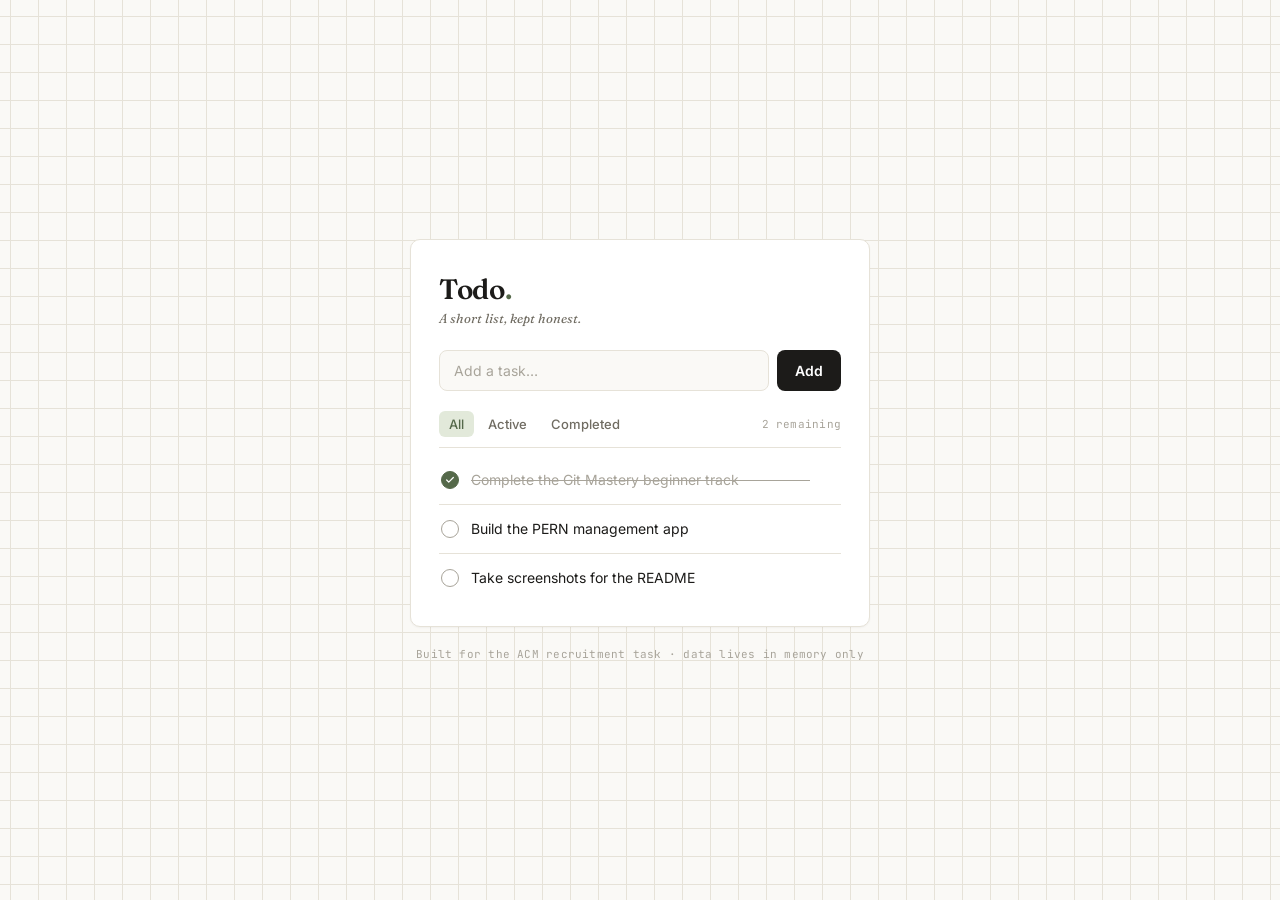
<file: Basic-Website/index.html>
<!DOCTYPE html>
<html lang="en">
<head>
<meta charset="UTF-8">
<meta name="viewport" content="width=device-width, initial-scale=1.0">
<title>Todo.</title>
<link rel="preconnect" href="https://fonts.googleapis.com">
<link rel="preconnect" href="https://fonts.gstatic.com" crossorigin>
<link href="https://fonts.googleapis.com/css2?family=Fraunces:ital,opsz,wght@0,9..144,400;0,9..144,600;1,9..144,500&family=Inter:wght@400;500;600&family=JetBrains+Mono:wght@400;500&display=swap" rel="stylesheet">
<link rel="stylesheet" href="style.css">
</head>
<body>

  <main class="card">
    <header class="card__header">
      <h1 class="wordmark">Todo<span class="wordmark__dot">.</span></h1>
      <p class="tagline">A short list, kept honest.</p>
    </header>

    <form id="add-form" class="add-form" autocomplete="off">
      <input
        type="text"
        id="task-input"
        class="add-form__input"
        placeholder="Add a task…"
        maxlength="120"
        aria-label="New task"
      >
      <button type="submit" class="add-form__button">Add</button>
    </form>

    <div class="toolbar">
      <div class="filters" role="tablist" aria-label="Filter tasks">
        <button class="filter is-active" data-filter="all" role="tab" aria-selected="true">All</button>
        <button class="filter" data-filter="active" role="tab" aria-selected="false">Active</button>
        <button class="filter" data-filter="completed" role="tab" aria-selected="false">Completed</button>
      </div>
      <span id="task-count" class="count">0 remaining</span>
    </div>

    <ul id="task-list" class="task-list"></ul>

    <p id="empty-state" class="empty-state">Nothing here yet — add your first task above.</p>
  </main>

  <footer class="footer">Built for the ACM recruitment task · data lives in memory only</footer>

<script src="script.js"></script>
</body>
</html>
</file>
<file: Basic-Website/style.css>
:root {
  --bg: #faf9f6;
  --surface: #ffffff;
  --ink: #1c1b19;
  --ink-soft: #706c62;
  --ink-faint: #a8a49a;
  --line: #e6e2d8;
  --accent: #55694a;
  --accent-soft: #e2e9da;
  --danger: #b4483a;
  --danger-soft: #f5e2df;

  --font-display: "Fraunces", serif;
  --font-body: "Inter", -apple-system, BlinkMacSystemFont, sans-serif;
  --font-mono: "JetBrains Mono", ui-monospace, monospace;

  --radius: 10px;
}

* {
  box-sizing: border-box;
}

body {
  margin: 0;
  min-height: 100vh;
  display: flex;
  flex-direction: column;
  align-items: center;
  justify-content: center;
  gap: 20px;
  padding: 40px 20px;
  background: var(--bg);
  background-image:
    linear-gradient(var(--line) 1px, transparent 1px),
    linear-gradient(90deg, var(--line) 1px, transparent 1px);
  background-size: 28px 28px;
  background-position: center;
  font-family: var(--font-body);
  color: var(--ink);
}

.card {
  width: 100%;
  max-width: 460px;
  background: var(--surface);
  border: 1px solid var(--line);
  border-radius: var(--radius);
  padding: 32px 28px 24px;
  box-shadow: 0 1px 2px rgba(28, 27, 25, 0.04);
}

.card__header {
  margin-bottom: 24px;
}

.wordmark {
  font-family: var(--font-display);
  font-weight: 600;
  font-size: 28px;
  margin: 0;
  letter-spacing: -0.01em;
}

.wordmark__dot {
  color: var(--accent);
}

.tagline {
  margin: 4px 0 0;
  font-size: 13px;
  color: var(--ink-soft);
  font-style: italic;
  font-family: var(--font-display);
}

.add-form {
  display: flex;
  gap: 8px;
  margin-bottom: 20px;
}

.add-form__input {
  flex: 1;
  border: 1px solid var(--line);
  border-radius: 8px;
  padding: 11px 14px;
  font-family: var(--font-body);
  font-size: 14px;
  color: var(--ink);
  background: var(--bg);
  transition: border-color 0.15s ease, background 0.15s ease;
}

.add-form__input::placeholder {
  color: var(--ink-faint);
}

.add-form__input:focus {
  outline: none;
  border-color: var(--accent);
  background: var(--surface);
}

.add-form__button {
  border: none;
  border-radius: 8px;
  padding: 11px 18px;
  background: var(--ink);
  color: var(--surface);
  font-family: var(--font-body);
  font-weight: 600;
  font-size: 14px;
  cursor: pointer;
  transition: background 0.15s ease, transform 0.1s ease;
}

.add-form__button:hover {
  background: var(--accent);
}

.add-form__button:active {
  transform: scale(0.97);
}

.toolbar {
  display: flex;
  align-items: center;
  justify-content: space-between;
  border-bottom: 1px solid var(--line);
  padding-bottom: 10px;
  margin-bottom: 8px;
}

.filters {
  display: flex;
  gap: 4px;
}

.filter {
  border: none;
  background: none;
  font-family: var(--font-body);
  font-size: 13px;
  font-weight: 500;
  color: var(--ink-soft);
  padding: 5px 10px;
  border-radius: 6px;
  cursor: pointer;
  transition: color 0.15s ease, background 0.15s ease;
}

.filter:hover {
  color: var(--ink);
}

.filter.is-active {
  color: var(--accent);
  background: var(--accent-soft);
}

.count {
  font-family: var(--font-mono);
  font-size: 11px;
  color: var(--ink-faint);
  letter-spacing: 0.02em;
}

.task-list {
  list-style: none;
  margin: 0;
  padding: 0;
}

.task {
  display: flex;
  align-items: center;
  gap: 12px;
  padding: 12px 2px;
  border-bottom: 1px solid var(--line);
  overflow: hidden;
  animation: slide-in 0.22s ease;
}

.task:last-child {
  border-bottom: none;
}

.task.is-leaving {
  animation: slide-out 0.2s ease forwards;
}

@keyframes slide-in {
  from { opacity: 0; transform: translateY(-6px); }
  to { opacity: 1; transform: translateY(0); }
}

@keyframes slide-out {
  from { opacity: 1; max-height: 60px; transform: translateX(0); }
  to { opacity: 0; max-height: 0; padding-top: 0; padding-bottom: 0; transform: translateX(16px); }
}

.task__checkbox {
  flex-shrink: 0;
  width: 18px;
  height: 18px;
  border: 1.5px solid var(--ink-faint);
  border-radius: 50%;
  cursor: pointer;
  display: grid;
  place-items: center;
  background: none;
  padding: 0;
  transition: border-color 0.15s ease, background 0.15s ease;
}

.task__checkbox:hover {
  border-color: var(--accent);
}

.task.is-completed .task__checkbox {
  background: var(--accent);
  border-color: var(--accent);
}

.task__checkbox svg {
  width: 10px;
  height: 10px;
  opacity: 0;
  transform: scale(0.5);
  transition: opacity 0.15s ease, transform 0.15s ease;
}

.task.is-completed .task__checkbox svg {
  opacity: 1;
  transform: scale(1);
}

.task__text {
  flex: 1;
  font-size: 14px;
  line-height: 1.4;
  position: relative;
  word-break: break-word;
}

.task__text::after {
  content: "";
  position: absolute;
  left: 0;
  top: 50%;
  height: 1px;
  width: 0;
  background: var(--ink-faint);
  transition: width 0.25s ease;
}

.task.is-completed .task__text {
  color: var(--ink-faint);
}

.task.is-completed .task__text::after {
  width: 100%;
}

.task__delete {
  flex-shrink: 0;
  border: none;
  background: none;
  color: var(--ink-faint);
  font-size: 16px;
  line-height: 1;
  cursor: pointer;
  padding: 4px;
  opacity: 0;
  transition: opacity 0.15s ease, color 0.15s ease;
}

.task:hover .task__delete,
.task:focus-within .task__delete {
  opacity: 1;
}

.task__delete:hover {
  color: var(--danger);
}

.empty-state {
  display: none;
  text-align: center;
  font-size: 13px;
  color: var(--ink-faint);
  padding: 24px 0 4px;
}

.card.is-empty .empty-state {
  display: block;
}

.footer {
  font-family: var(--font-mono);
  font-size: 11px;
  color: var(--ink-faint);
  letter-spacing: 0.02em;
}

@media (prefers-reduced-motion: reduce) {
  .task, .task.is-leaving {
    animation: none !important;
  }
  .add-form__input, .add-form__button, .task__text::after, .task__checkbox {
    transition: none !important;
  }
}
</file>
